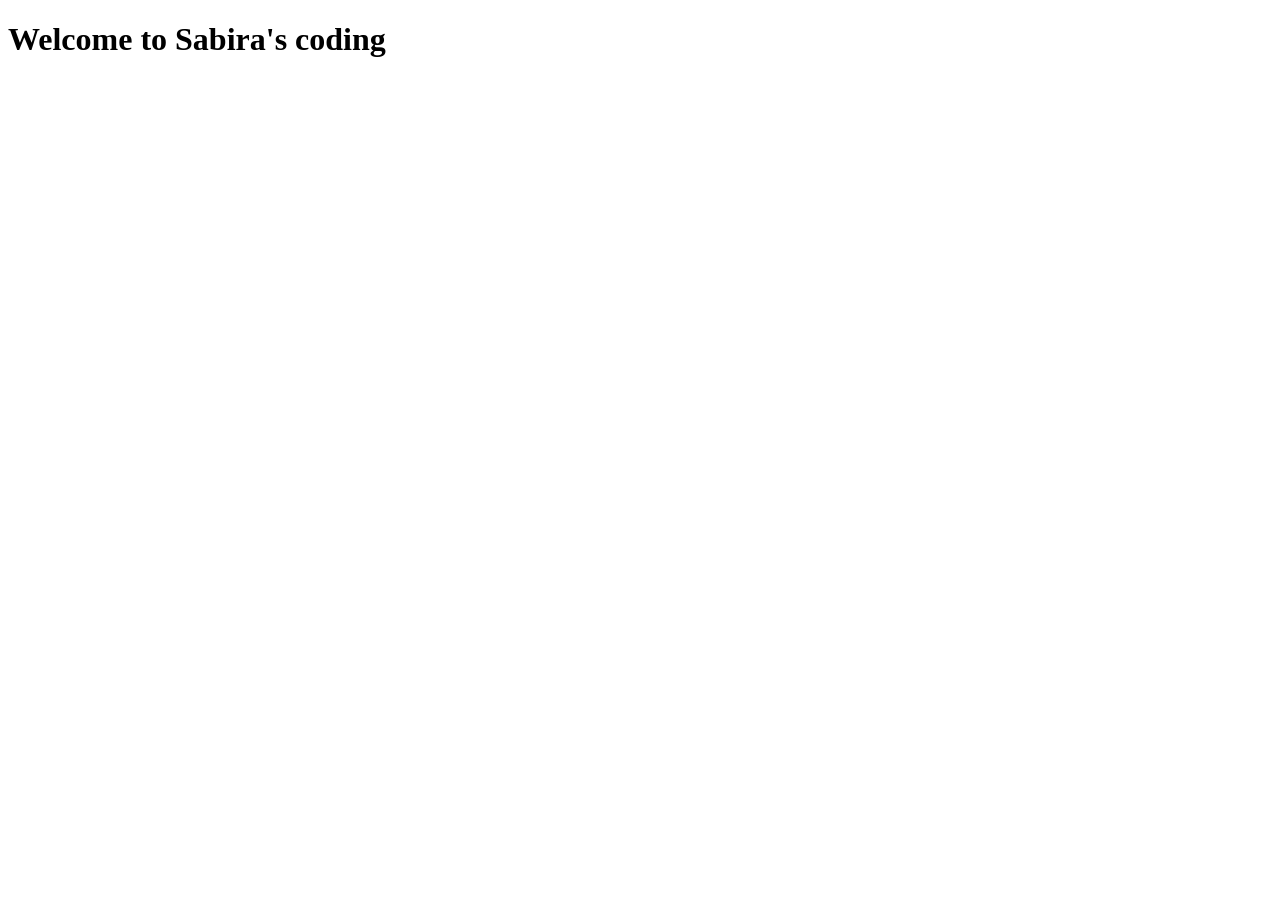
<file: Day2/index.html>
<!DOCTYPE html>
<html lang="en">

<head>
    <meta charset="UTF-8">
    <meta name="viewport" content="width=device-width, initial-scale=1.0">
    <title>Sabira</title>
</head>

<body>
    <h1>Welcome to Sabira's coding
    </h1>
</body>
<script src="script.js"></script>

</html>
</file>
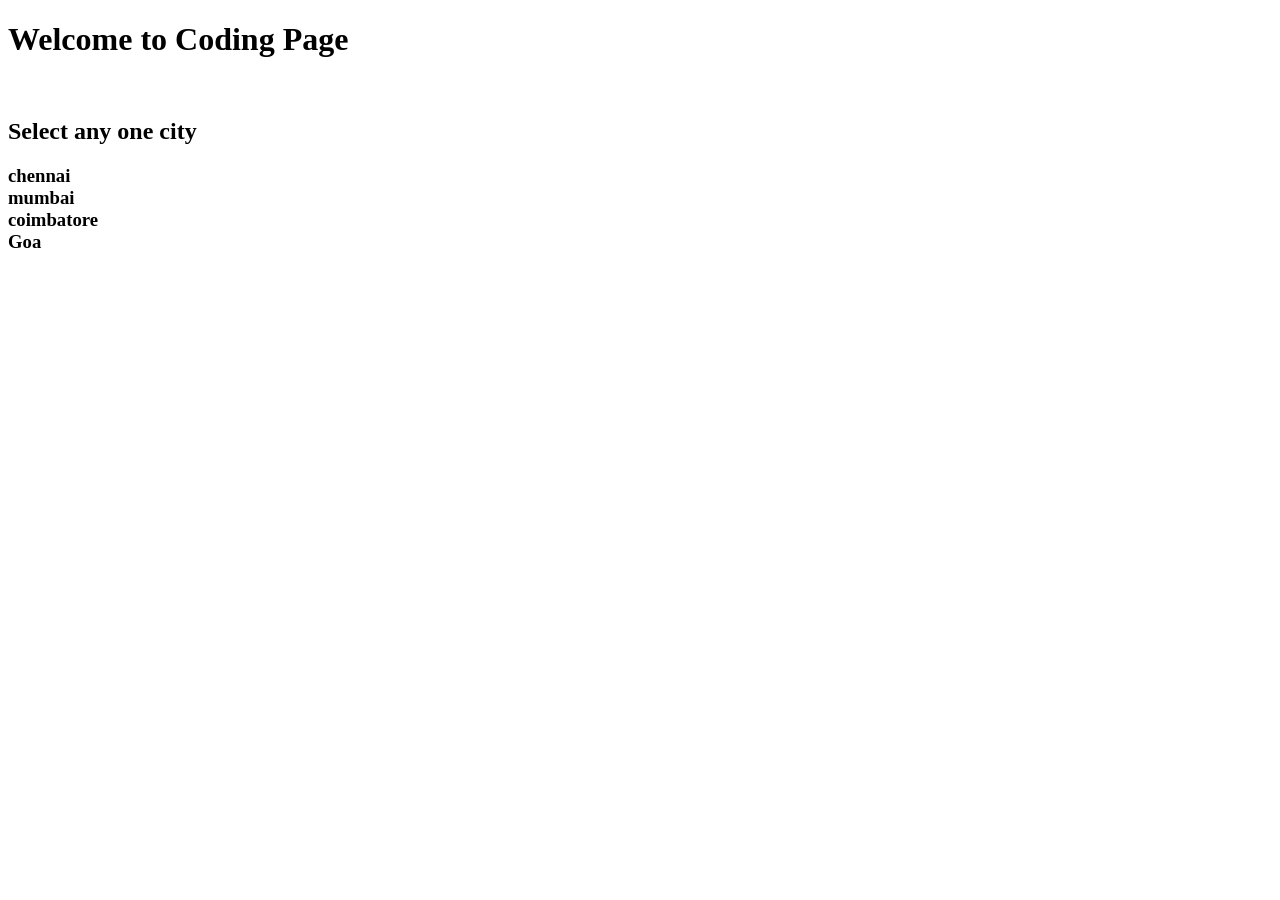
<file: Day3/index.html>
<!DOCTYPE html>
<html lang="en">

<head>
    <meta charset="UTF-8">
    <meta name="viewport" content="width=device-width, initial-scale=1.0">
    <title>Sabira</title>
</head>

<body>
    <h1>Welcome to Coding Page</h1><br />
    <h2>Select any one city</h2>
    <h3>
        <list>chennai</list><br>
        <list>mumbai</list><br>
        <list>coimbatore</list><br>
        <list>Goa</list><br></h3>

</body>
<script src="script.js"></script>

</html>
</file>
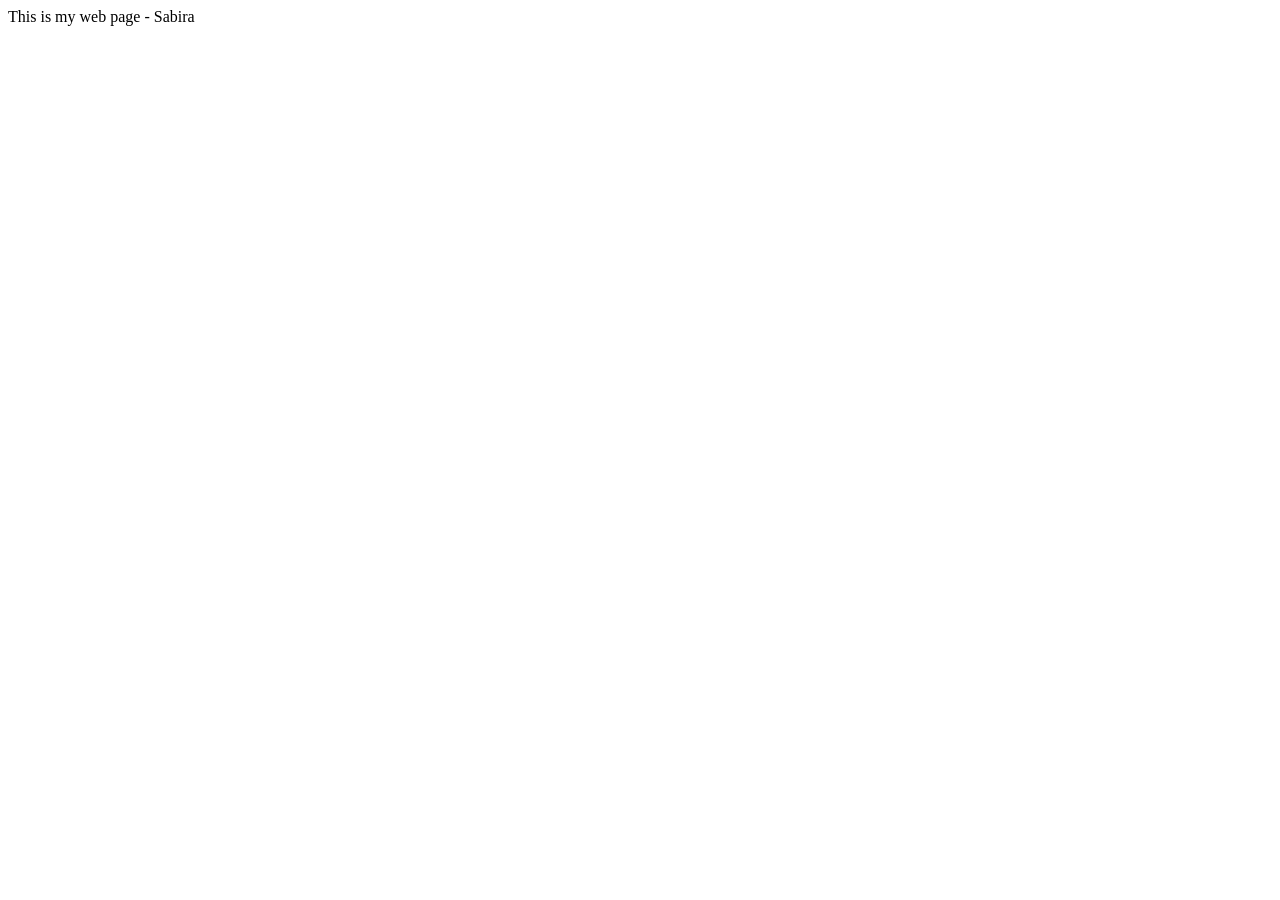
<file: Day4/index.html>
<!DOCTYPE html>
<html lang="en">

<head>
    <meta charset="UTF-8">
    <meta name="viewport" content="width=device-width, initial-scale=1.0">
    <title>Document</title>
</head>

<body>
    This is my web page - Sabira
</body>
<script src="script.js"></script>
</html>
</file>
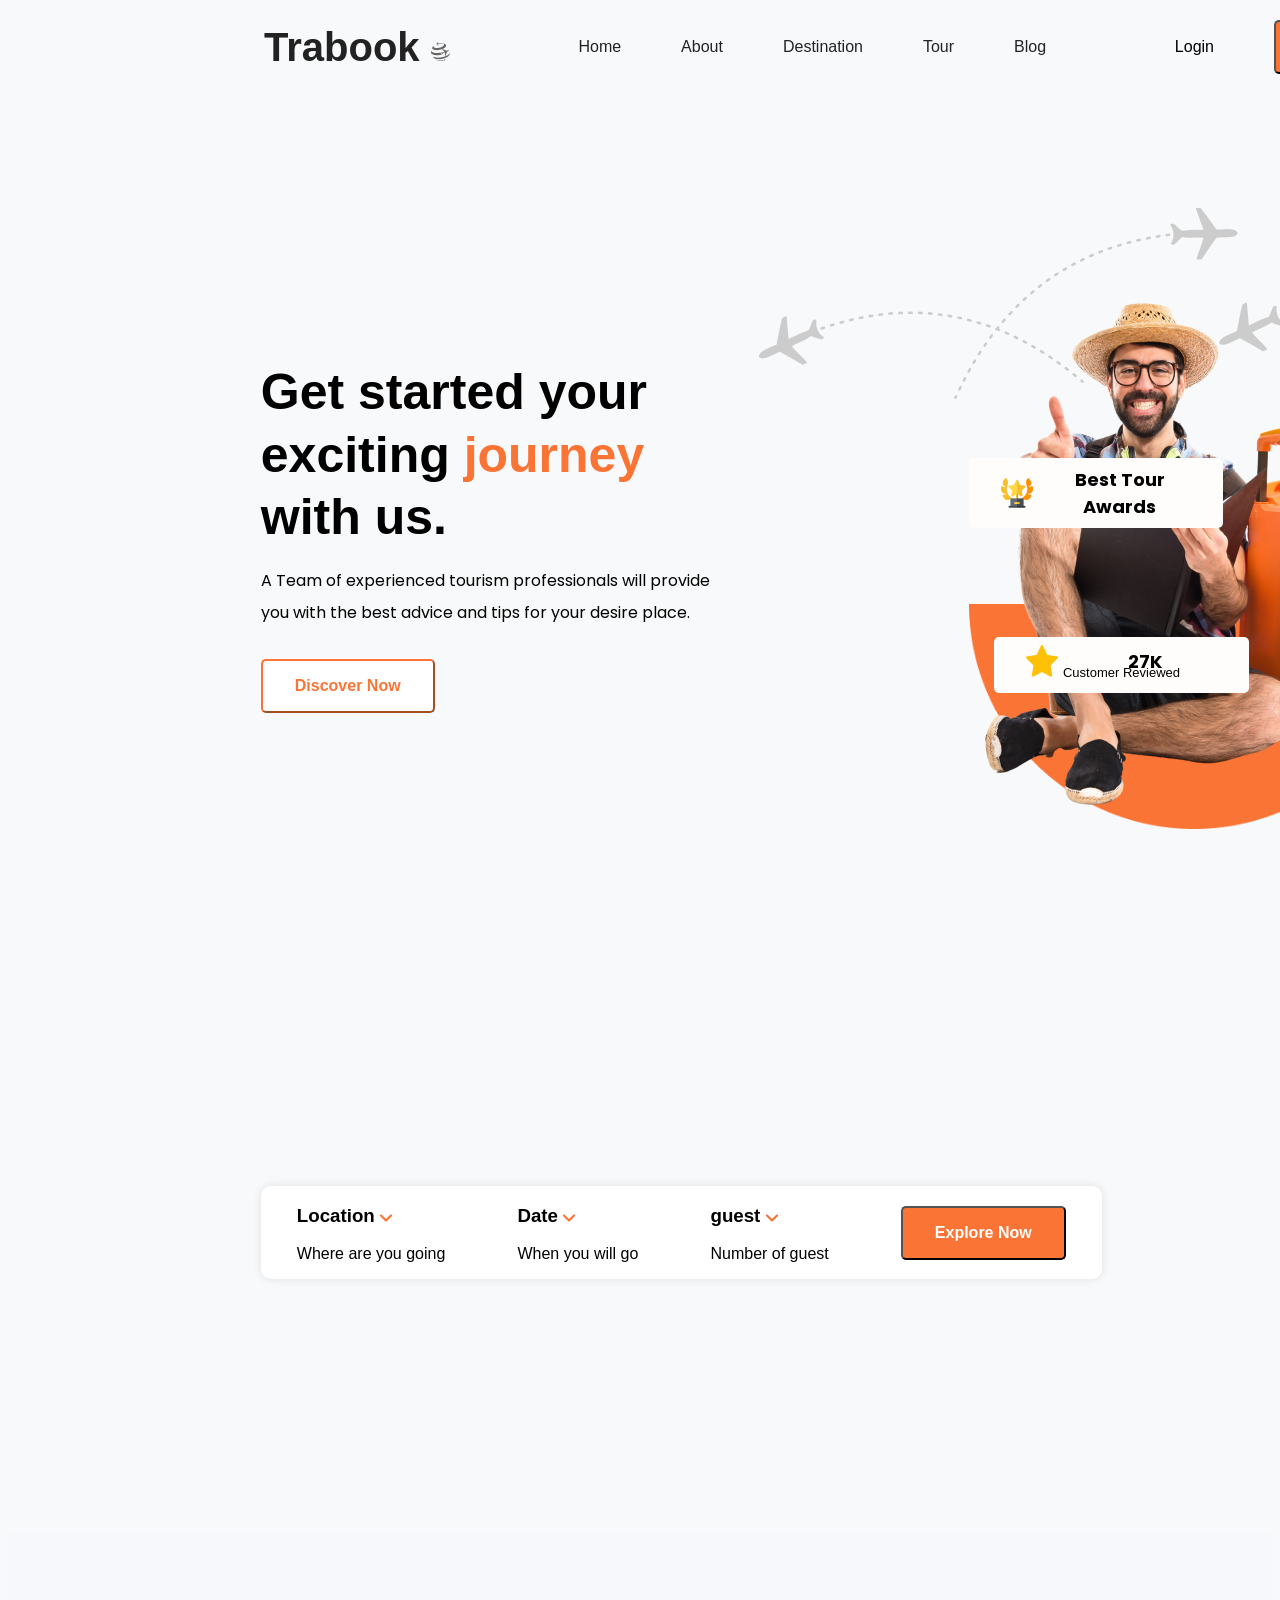
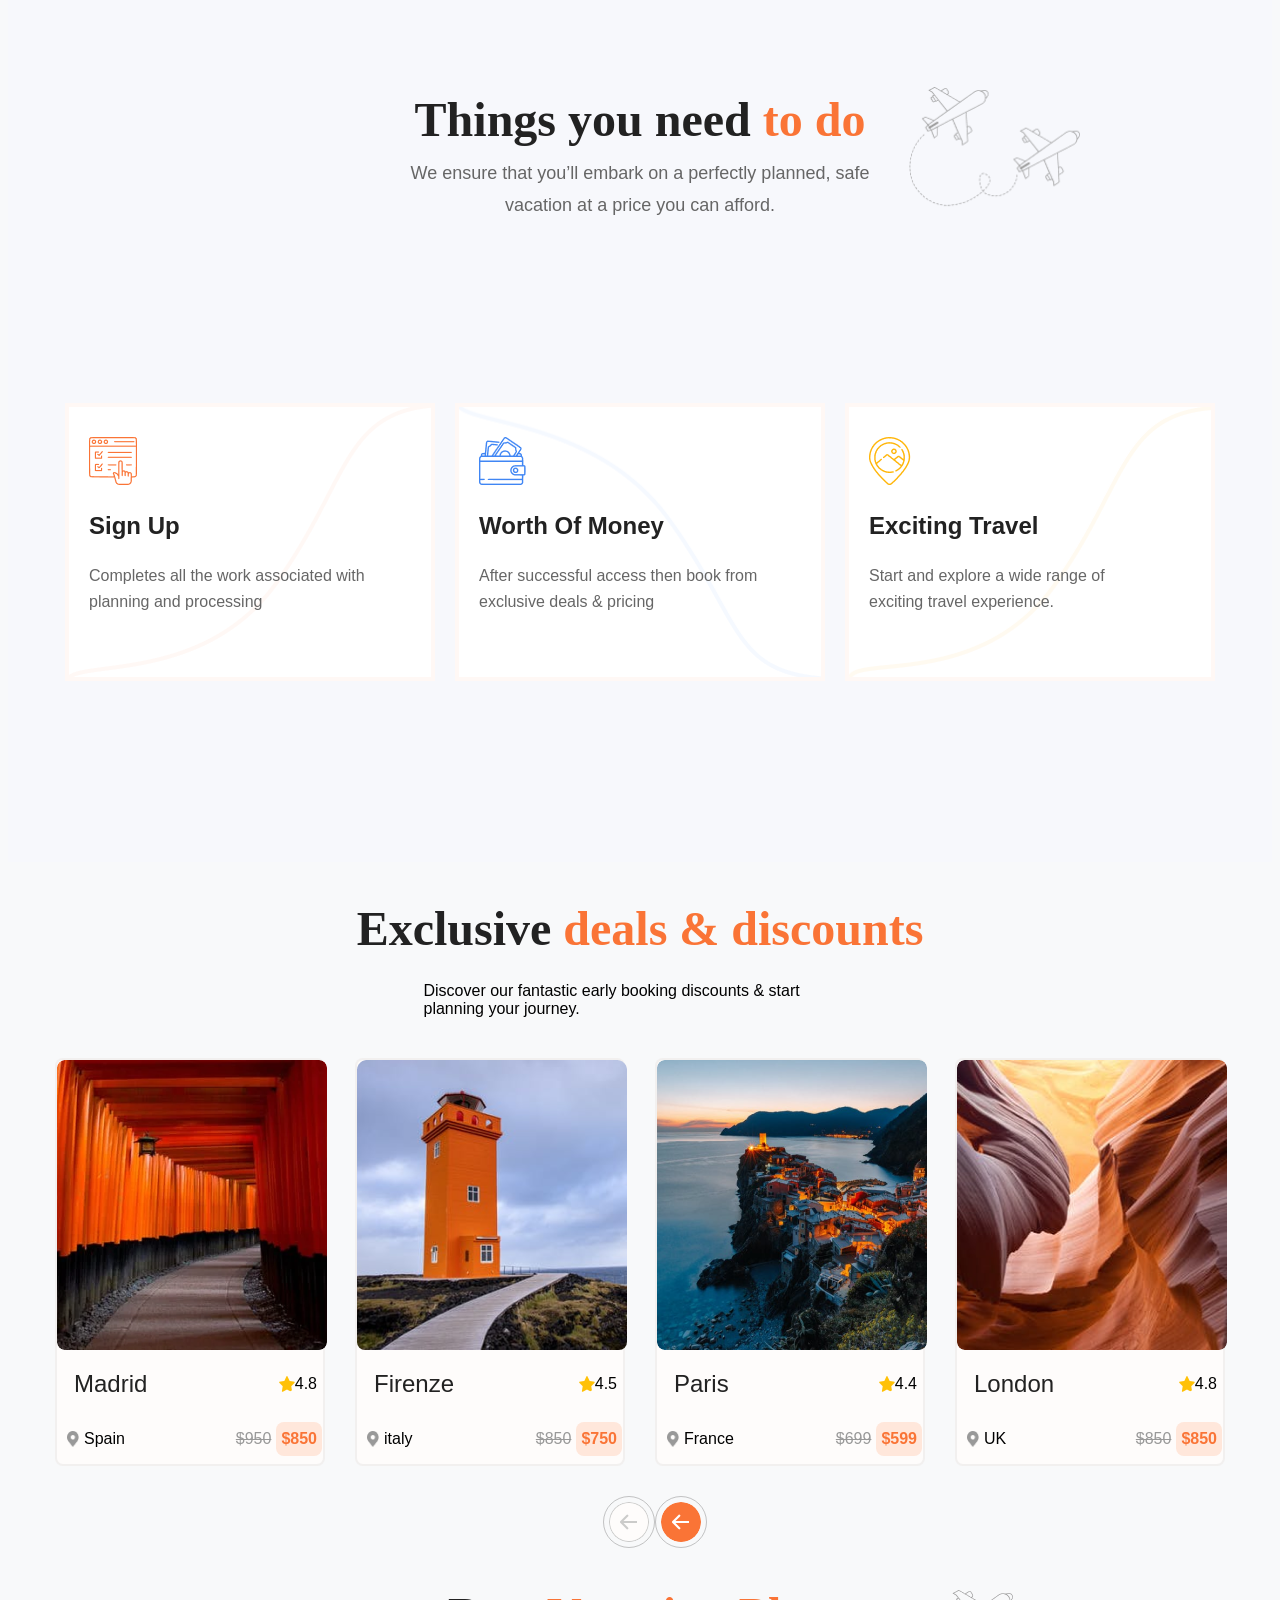
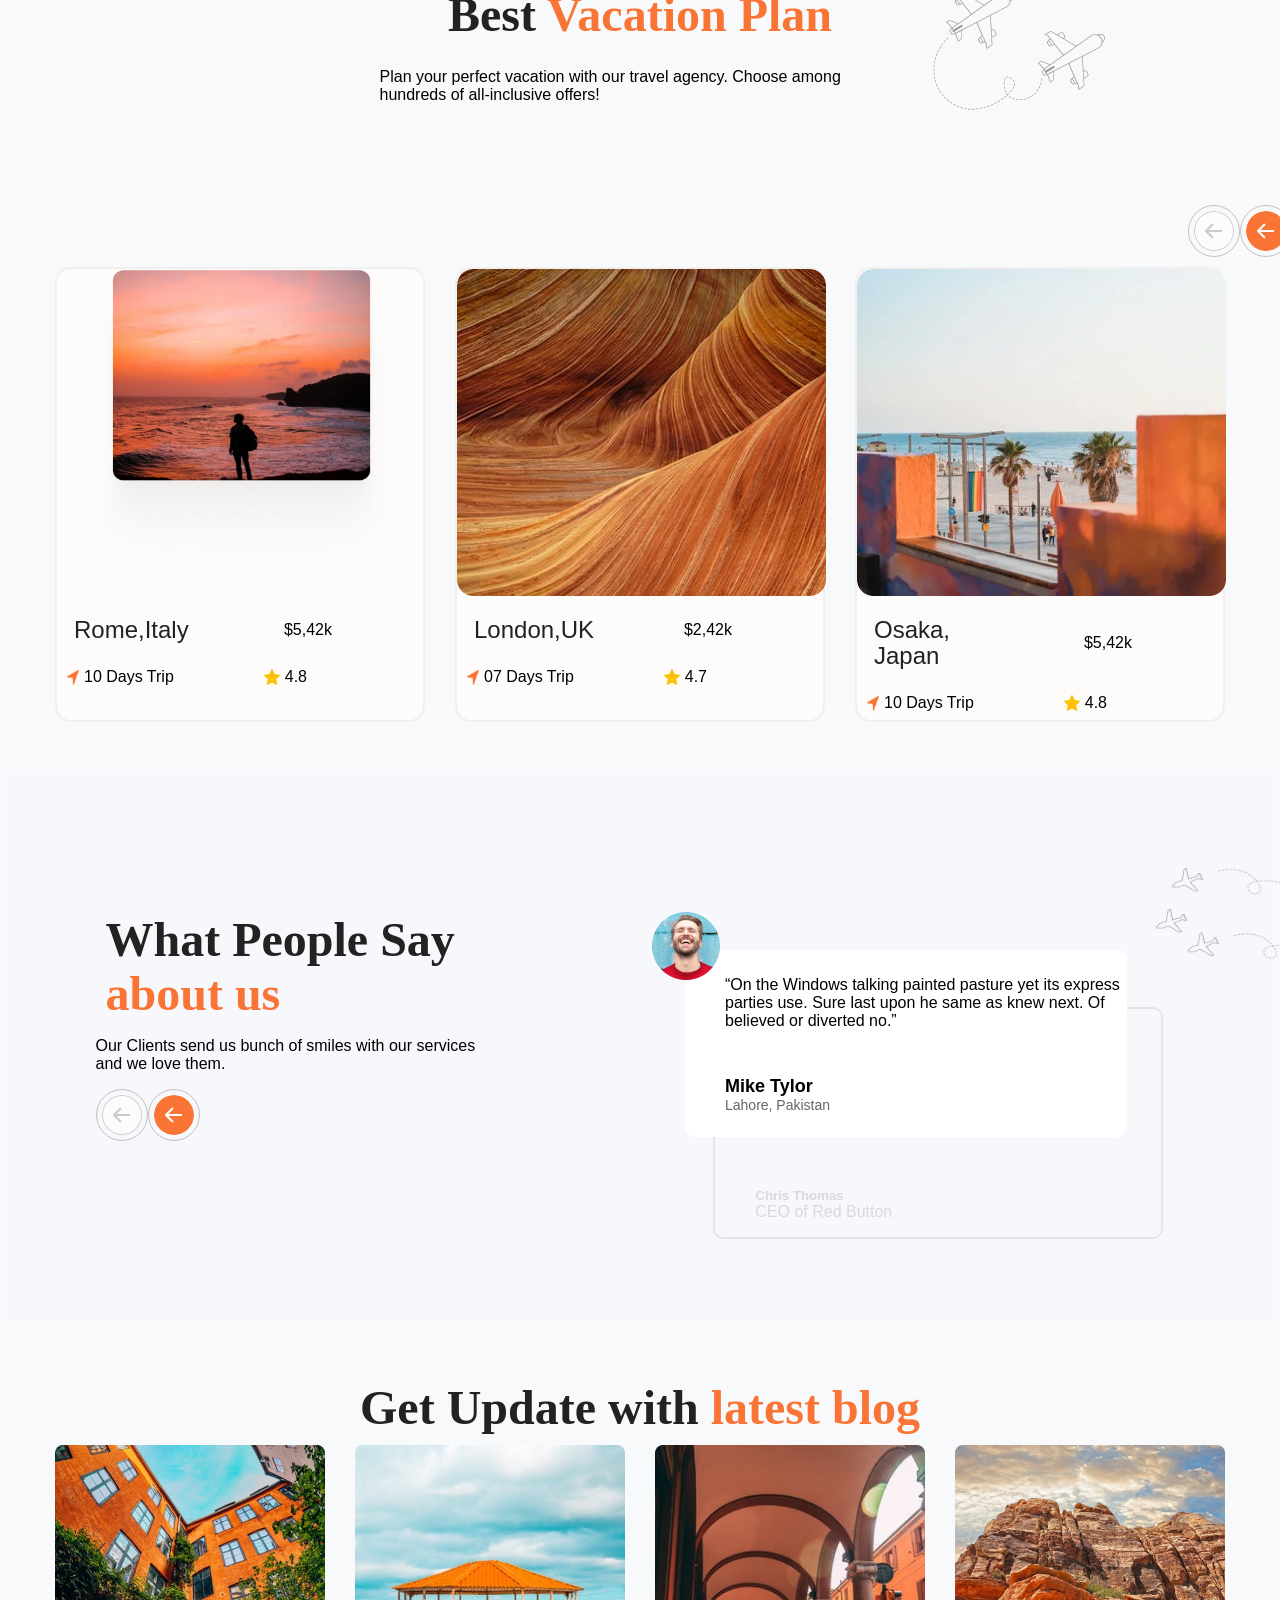
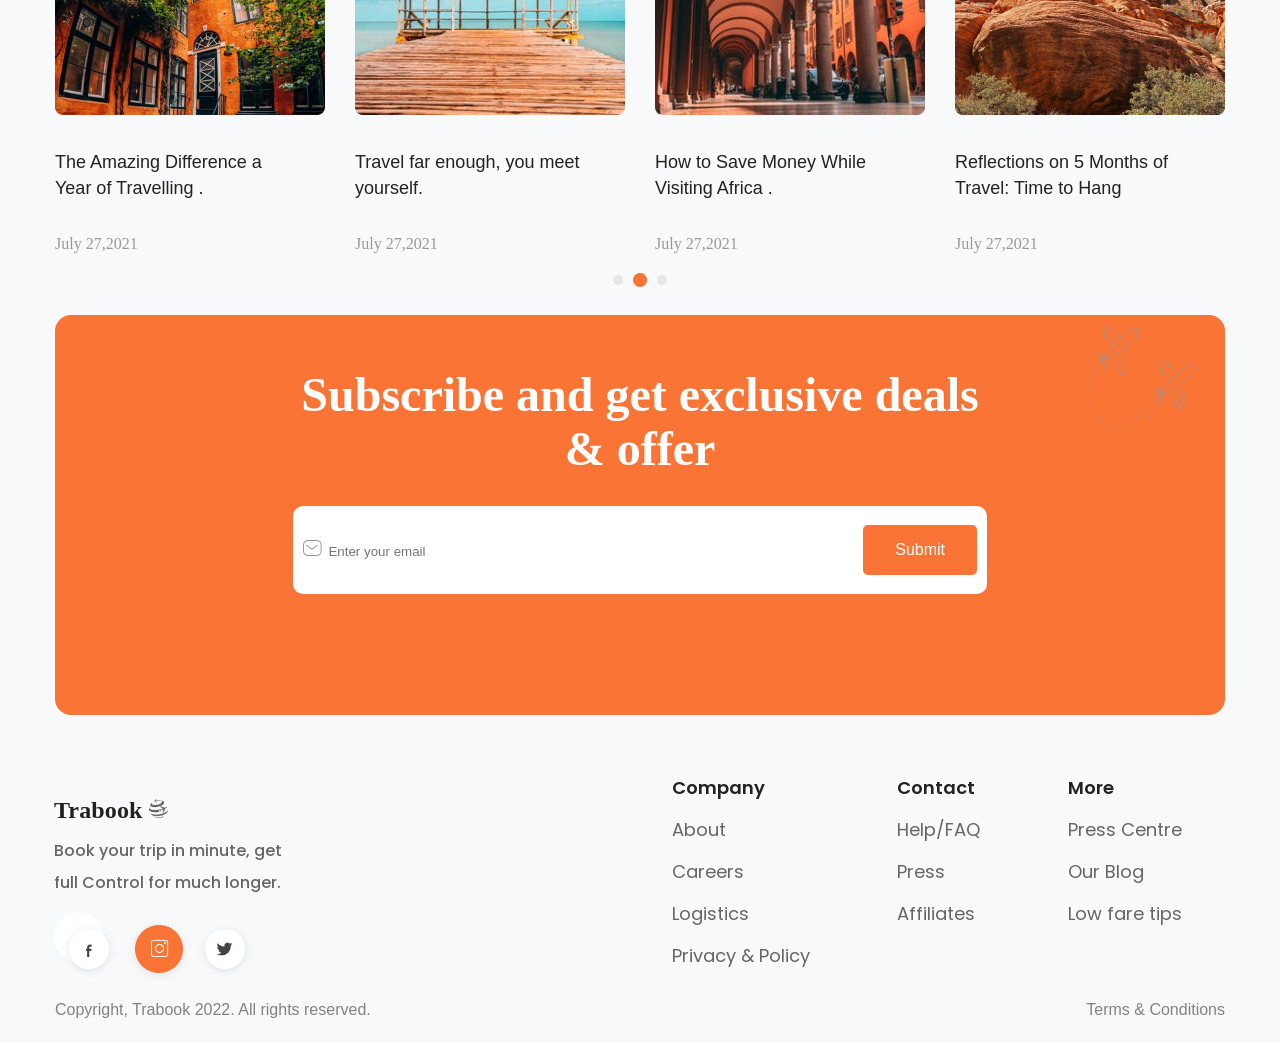
<file: LandingPage-1/index.html>
<!DOCTYPE html>
<html lang="en">

<head>
    <meta charset="UTF-8">
    <meta name="viewport" content="width=device-width, initial-scale=1.0">
    <title>Landing Page</title>
    <link rel="stylesheet" href="style.css">
    <link rel="preconnect" href="https://fonts.googleapis.com">
    <link rel="preconnect" href="https://fonts.gstatic.com" crossorigin>
    <link href="https://fonts.googleapis.com/css2?family=Poppins:wght@400;700&display=swap" rel="stylesheet">
    <link href="https://fonts.googleapis.com/css2?family=Raleway:wght@100..900&display=swap" rel="stylesheet">
</head>

<body>
    <header>
        <div class="wrapper">
            <nav>
                <div class="logo">Trabook <img src="Assets/logo.png" alt="logo image"></div>
                <ul>
                    <li><a href="#">Home</a></li>
                    <li><a href="#">About</a></li>
                    <li><a href="#">Destination</a></li>
                    <li><a href="#">Tour</a></li>
                    <li><a href="#">Blog</a></li>
                </ul>
                <div>
                    <ul>
                        <li>
                            <a href="#" class="login"></a>Login</li>
                        <li><button href="#" class="btn">SignUp</button></li>
                    </ul>

                </div>
            </nav>
    </header>

    <div class="hero">
        <div class="left">
            <h1>Get started your exciting <span>journey</span> with us.</h1>
            <p>A Team of experienced tourism professionals will provide you with the best advice and tips for your desire place.</p>
            <button class="btn">Discover Now</button>
        </div>
        <div class="right">
            <div class="aero"><img src="Assets/Vector.png"></div>
            <div class="heroimage"><img src="Assets/tourist.png" alt="hero image"></div>
        </div>
        <div class="cards">
            <div class="card1 trophy">
                <div class="content">
                    <div><img src="Assets/trophy.png" alt="trophy icon">
                        <h3>Best Tour Awards</h3>
                    </div>

                </div>
                <div class="bg"></div>
            </div>
            <div class="card2">
                <div class="content">
                    <div><img src="Assets/map.png" alt="map">
                        <h3>Explore</h3><br>
                        <p>Every cornar of the world with us</p>
                    </div>

                </div>


                <div class="bg"></div>
            </div>
            <div class="card3">
                <div class="content">
                    <div class="card03">
                        <img src="Assets/star 1.png" alt="star icon">
                        <h3>27K</h3><br>

                    </div>
                    <p>Customer Reviewed</p>

                </div>
                <div class="bg"></div>
            </div>
        </div>
    </div>
    <div class="search">
        <div class="locate">

            <h3>Location <img src="Assets/Vector 4855.png"></h3>
            <p>Where are you going</p>
        </div>
        <div class="date">
            <h3>Date <img src="Assets/Vector 4855.png"></h3>
            <p>When you will go</p>
        </div>
        <div class="guest">
            <h3>guest <img src="Assets/Vector 4855.png"></h3>
            <p>Number of guest</p>
        </div>
        <button class="btn">Explore Now</button>
    </div>


    <!-- testimonial section-->
    <div class="thingstodo">
        <div class="testhead">
            <h3 class="h3_Head">Things you need<span> to do </span></h3>
            <p class="things-p"> We ensure that you’ll embark on a perfectly planned, safe vacation at a price you can afford. </p>
            <img src="Assets/Element.png" alt="aero">
        </div>
        <div class="image_containers">
            <div style="background-image: url(Assets/container1.png);"><img src="Assets/Group.png" alt="SignupIcon">
                <h4>Sign Up</h4>
                <p> Completes all the work associated with planning and processing</p>
            </div>
            <div style="background-image: url(Assets/conatiner2.png);"><img src="Assets/Group (1).png" alt="WorthOfMoney">
                <h4>Worth Of Money </h4>
                <p> After successful access then book from exclusive deals & pricing</p>
            </div>
            <div style="background-image: url(Assets/container3.png);"><img src="Assets/Group (2).png" alt="LocationIcon">
                <h4> Exciting Travel</h4>
                <p> Start and explore a wide range of exciting travel experience.</p>
            </div>
        </div>
    </div>
    <!--Deal-->

    <div class="Deals">
        <h3 class="h3_Head"> Exclusive <span> deals & discounts </span> </h3>
        <p class="subtitle_P" id="DealsSubtitle_P"> Discover our fantastic early booking discounts & start planning your journey.
        </p>
        <div class="gridSectionPlaces">
            <div> <img src="Assets/madrid.png" alt="ImageSectionImage">
                <div class="gridSectionContentTour">
                    <div class="line1">
                        <h3>Madrid</h3>
                        <div id="rating"> <img src="Assets/star 1.png" alt="Star">
                            <p>4.8</p>
                        </div>
                    </div>
                    <div class="line2">
                        <div><img src="Assets/pin.png" alt="LocoVector">
                            <p>Spain</p>
                        </div>
                        <div id="priceValues">
                            <p class="cancelledvalue">$950</p>
                            <p class="ActualValue">$850</p>
                        </div>
                    </div>
                </div>
            </div>
            <div> <img src="Assets/firenze.png" alt="ImageSectionImage">
                <div class="gridSectionContentTour">
                    <div class="line1">
                        <h3>Firenze</h3>
                        <div id="rating"> <img src="Assets/star 1.png" alt="Star">
                            <p>4.5</p>
                        </div>
                    </div>
                    <div class="line2">
                        <div> <img src="Assets/pin.png" alt="LocoVector">
                            <p>italy</p>
                        </div>
                        <div id="priceValues">
                            <p class="cancelledvalue">$850</p>
                            <p class="ActualValue">$750</p>
                        </div>

                    </div>
                </div>
            </div>
            <div> <img src="Assets/paris.png" alt="ImageSectionImage">
                <div class="gridSectionContentTour">
                    <div class="line1">
                        <h3>Paris</h3>
                        <div id="rating"> <img src="Assets/star 1.png" alt="Star">
                            <p>4.4</p>
                        </div>
                    </div>
                    <div class="line2">
                        <div> <img src="Assets/pin.png" alt="LocoVector">
                            <p>France</p>
                        </div>
                        <div id="priceValues">
                            <p class="cancelledvalue">$699</p>
                            <p class="ActualValue">$599</p>
                        </div>
                    </div>
                </div>
            </div>
            <div> <img src="Assets/london.png" alt="ImageSectionImage">
                <div class="gridSectionContentTour">
                    <div class="line1">
                        <h3>London</h3>
                        <div id="rating"> <img src="Assets/star 1.png" alt="Star">
                            <p>4.8</p>
                        </div>
                    </div>
                    <div class="line2">
                        <div> <img src="Assets/pin.png" alt="LocoVector">
                            <p>UK</p>
                        </div>
                        <div id="priceValues">
                            <p class="cancelledvalue">$850</p>
                            <p class="ActualValue">$850</p>
                        </div>

                    </div>
                </div>
            </div>
        </div>
        <div class="arrowSection" id="FirstArrow">
            <img src="Assets/Btn-1.png" alt="Left Facing Arrow" id="leftArrow">
            <img src="Assets/Btn-2.png" alt="Right Facing Arrow" id="RightArrow">
        </div>
    </div>
    <!--plan-->
    <div class="plan">
        <div class="ActualContent_Things">
            <h3 class="h3_Head">Best <span>Vacation Plan </span> </h3>
            <p class="subtitle_P" id="subtitle_PPlan"> Plan your perfect vacation with our travel agency. Choose among hundreds of all-inclusive offers!</p>
        </div>
        <div class="ImageRight"> <img src="Assets/Tree.png" alt="Coconut"></div>
        <div class="arrowSection" id="SecondArrow">
            <img src="Assets/Btn-1.png" alt="Left Facing Arrow" id="leftArrow">
            <img src="Assets/Btn-2.png" alt="Right Facing Arrow" id="RightArrow">
        </div>
        <div class="gridSectionPlans">
            <div> <img src="Assets/Rome.png" alt="ImageSectionImage" id="vacationplaces">
                <div class="gridSectionContentTour">
                    <div class="line1">
                        <h3>Rome,Italy</h3>
                        <p>$5,42k</p>
                    </div>
                    <div class="line2">
                        <div><img src="Assets/Navigation.png" alt="NavVector">
                            <p>10 Days Trip</p>
                        </div>
                        <div id="rating"><img src="Assets/star 1.png">
                            <p>4.8</p>
                        </div>
                    </div>
                </div>
            </div>
            <div> <img src="Assets/uk.png" alt="ImageSectionImage" id="vacationplaces">
                <div class="gridSectionContentTour">
                    <div class="line1">
                        <h3>London,UK</h3>
                        <p>$2,42k</p>
                    </div>
                    <div class="line2">
                        <div><img src="Assets/Navigation.png" alt="NavVector">
                            <p>07 Days Trip</p>
                        </div>
                        <div id="rating"><img src="Assets/star 1.png">
                            <p>4.7</p>
                        </div>
                    </div>
                </div>
            </div>
            <div> <img src="Assets/Japan.png" alt="ImageSectionImage" id="vacationplaces">
                <div class="gridSectionContentTour">
                    <div class="line1">
                        <h3>Osaka, Japan</h3>
                        <p>$5,42k</p>
                    </div>
                    <div class="line2">
                        <div><img src="Assets/Navigation.png" alt="NavVector">
                            <p>10 Days Trip</p>
                        </div>
                        <div id="rating"><img src="Assets/star 1.png">
                            <p>4.8</p>
                        </div>
                    </div>
                </div>
            </div>
        </div>
    </div>
    <!-- Feedback-->
    <div class="feedback">
        <img src="Assets/flights.png" alt="FlightBG" id="flightBG">
        <div class="feedbackContent">
            <div class="feedbackContentLeft">
                <h3 class="h3_Head" id="h3_Head_What"> What People Say <span>about us</span></h3>
                <p>Our Clients send us bunch of smiles with our services and we love them.</p>
                <div class="arrowSection" id="ThirdArrow">
                    <img src="Assets/Btn-1.png" alt="Left Facing Arrow" id="leftArrow">
                    <img src="Assets/Btn-2.png" alt="Right Facing Arrow" id="RightArrow">
                </div>
            </div>
            <div class="feedbackContentRight">
                <div class="Feedback1">
                    <img src="Assets/Smiling_man.png" alt="MikeTylorPhoto" class="personPhoto">
                    <div class="Feedback1_1">
                        <div class="Feedback_data">
                            <p id="FeedbackData"> “On the Windows talking painted pasture yet its express parties use. Sure last upon he same as knew next. Of believed or diverted no.”</p>
                            <div id="ClientAddress">
                                <h5>Mike Tylor</h5>
                                <p id="MikeHome">Lahore, Pakistan</p>
                            </div>
                        </div>
                    </div>
                </div>
                <div class="Feedback2">
                    <div class="Feedback1_1">
                        <h5>Chris Thomas</h5>
                        <p id="MikeHome">CEO of Red Button</p>
                    </div>
                </div>
            </div>
        </div>

    </div>
    <!--Blog-->
    <div class="blog">
        <h3 class="h3_Head">Get Update with <span> latest blog </span> </h3>
        <div class="blogImageGrid">
            <div> <img src="Assets/blog1.png" alt="Grid Image" id="blogImageGridImg">
                <h5 id="blogGridDetailsH5"> The Amazing Difference a Year of Travelling .</h5>
                <p id="blogGridDetailsP">July 27,2021</p>
            </div>
            <div> <img src="Assets/blog2.png" alt="Grid Image" id="blogImageGridImg">
                <h5 id="blogGridDetailsH5"> Travel far enough, you meet yourself.</h5>
                <p id="blogGridDetailsP">July 27,2021</p>
            </div>
            <div> <img src="Assets/blog3.png" alt="Grid Image" id="blogImageGridImg">
                <h5 id="blogGridDetailsH5"> How to Save Money While Visiting Africa .</h5>
                <p id="blogGridDetailsP">July 27,2021</p>
            </div>
            <div> <img src="Assets/blog.png" alt="Grid Image" id="blogImageGridImg">
                <h5 id="blogGridDetailsH5"> Reflections on 5 Months of Travel: Time to Hang</h5>
                <p id="blogGridDetailsP">July 27,2021</p>
            </div>
        </div>
        <div class="SmallEllipse">
            <img src="Assets/Slider.png" alt="smallEllipse" id="SmallEllipse">
        </div>
    </div>
    <div class="subscription">
        <img src="Assets/Tree.png" alt="coconut" id="SubsCoconut">
        <h3 class="h3_Head" id="subscriptionH3">Subscribe and get exclusive deals & offer </h3>
        <form class="Email" action="">
            <div><img src="Assets/email.png" alt="emaillogo">
                <input type="email" placeholder="Enter your email">
            </div>
            <div>
                <input type="submit" placeholder="Subscribe" class="btn Formbtn">
            </div>

        </form>
    </div>
    <!--Footer-->
    <div class="Footer">
        <div class="Part1">
            <div class="Section1">
                <div id="Section1Logo">
                    <div>Trabook <img src="Assets/logo.png" alt="Logo"></div>
                </div>
                <div>Book your trip in minute, get full Control for much longer.</div>
                <div id="SMLogos">
                    <div class="SocialMediaLogo"> <img src="Assets/Social .png" alt="fb"></div>

                </div>
            </div>
            <div class="Section2">
                <div>
                    <div class="Heading">Company</div>
                    <div class="List">
                        <p><a href="#">About</a></p>
                        <p><a href="#">Careers</a></p>
                        <p><a href="#">Logistics</a></p>
                        <p><a href="#">Privacy & Policy </a></p>
                    </div>
                </div>
                <div>
                    <div class="Heading">Contact </div>
                    <div class="List">
                        <p><a href="#">Help/FAQ</a></p>
                        <p><a href="#">Press</a></p>
                        <p><a href="#">Affiliates</a></p>
                    </div>
                </div>
                <div>
                    <div class="Heading">More</div>
                    <div class="List">
                        <p><a href="#">Press Centre</a></p>
                        <p><a href="#">Our Blog</a></p>
                        <p><a href="#">Low fare tips</a></p>
                    </div>
                </div>
            </div>
        </div>
        <div class="Part2">

            <div>
                <p> Copyright, Trabook 2022. All rights reserved. </p>
                <p> Terms & Conditions </p>
            </div>
        </div>
    </div>
</body>

</html>
</file>
<file: LandingPage-1/style.css>
:root {
    --orange-color: #FA7436;
    --dark-color: #222222;
    --light--grey: #666666;
    --light-: #F7F8FC;
}

::before,
::after {
    box-sizing: border-box;
}

body {
    font-family: 'Roboto', sans-serif;
    background-color: #f8f9fa;
}

header {
    /* height: 100vh; */
    width: 100%;
    justify-content: space-between;
}

.btn {
    padding: 16px 32px;
    border-radius: 5px;
    color: #fff;
    display: inline-block;
    font-weight: bold;
    font-size: 16px;
    text-decoration: none;
    position: relative;
    background: var(--orange-color);
}

nav {
    margin-left: 20%;
    display: flex;
    justify-content: space-between;
    justify-items: right;
    align-items: center;
    position: fixed;
    width: 1134px;
    top: 0;
    padding: 20px 0;
    z-index: 1;
}

nav .logo {
    font-family: "Volkhov", sans-serif;
    font-weight: 900;
    font-size: 40px;
    color: var(--dark-color);
}

nav ul {
    display: flex;
    align-items: center;
    gap: 60px;
    list-style: none;
    margin: 0;
}

nav ul a {
    font-family: "poppin", sans-serif;
    font-weight: regular;
    font-size: 16px;
    color: var(--dark-color);
    text-decoration: none;
}

.login {
    color: var(--orange-color);
    color: #FA7436;
}

.hero {
    display: flex;
    /* height: 100vh; */
    width: 100%;
    align-items: center;
    justify-content: space-between;
    padding-top: 200px;
    position: relative;
    margin-left: 20%;
}

.hero .left {
    width: 521px;
    height: 486px;
}

.hero .left h1 {
    font-family: "Volkhov", sans-serif;
    font-weight: bold;
    font-size: 50px;
    line-height: 125%;
    margin-bottom: 0;
}

.hero .left h1 span {
    color: var(--orange-color);
}

.hero .left .btn {
    background-color: #fff;
    color: var(--orange-color);
    border-color: #FA7436;
}

.hero .left p {
    font-family: "Poppins", sans-serif;
    font-weight: regular;
    font-size: 16px;
    line-height: 200%;
    width: 458px;
    margin-bottom: 30px;
}

.hero-container {
    display: flex;
}

.right img {
    background-position: bottom;
    background-image: url("Assets/Ellipse\ 4.png");
    background-repeat: no-repeat;
    background-size: 100%;
    align-items: center;
    position: relative;
    left: 40px;
}

.right .aero img {
    background: transparent;
    display: block;
}

.right .heroimage img {
    display: relative;
    left: 250px;
    top: -100px
}

.cards {
    position: relative;
}

.cards .content {
    border-radius: 5px;
    background: #fffcfc;
    padding: 8px 32px;
    position: relative;
    z-index: 1;
}

.cards.content div {
    display: flex;
    align-items: center;
    gap: 12px;
}

.card1.trophy .content div {
    display: flex;
    align-items: center;
}

.card1.trophy .content div h3 {
    display: flex;
    align-items: center;
}

.card1.trophy .content {
    left: -210%;
    top: 0px;
}

.card3 .content {
    left: -200%;
    top: 10px;
}

.card3 .content div {
    align-items: center;
    display: flex;
    gap: 12px;
}

.card2 .content {
    left: -50%;
    top: 10px;
}

.card2 .content div {
    align-items: center;
    display: flex;
    gap: 12px;
}

.cards h3 {
    font-family: "poppins", sans-serif;
    font-size: 18px;
    margin: 0;
    text-align: center;
    width: 100%;
}

.cards img {
    height: 32px;
    margin-right: 15px;
}

.cards p {
    font-weight: normal;
    font-size: 13px;
    margin-top: -12px;
    margin-bottom: 5px;
    text-align: center;
}

.cards .bg {
    position: absolute;
    height: 100%;
    width: 100%;
    top: 6px;
    left: 6px;
    border-radius: 5px;
}

.cards .content h3 p {
    display: contents;
}

.search {
    display: flex;
    justify-content: space-around;
    align-items: center;
    background-color: #fff;
    /* padding: 20px; */
    border-radius: 10px;
    left: 100px;
    box-shadow: 0 0 10px rgba(0, 0, 0, 0.1);
    align-content: center;
    width: 841px;
    margin: 20%;
}

section {
    display: flex;
    justify-content: center;
    margin: auto;
    margin-top: 10px;
    height: 100vh;
    width: 100%;
    justify-content: space-between;
}

.thingstodo {
    background-color: var(--light-);
    display: flex;
    flex-direction: column;
    align-items: center;
    padding-bottom: 30px;
    margin-bottom: 30px;
    margin: auto;
    height: 100vh;
    width: 100%;
    justify-content: space-between;
}

.testhead {
    display: flex;
    justify-content: center;
    flex-direction: column;
    align-items: center;
    margin: auto;
}

.h3_Head {
    font-family: 'Volkhov';
    font-weight: 700;
    font-size: 48px;
    line-height: 54px;
    color: #222222;
    margin: 10px;
}

.h3_Head span {
    font-family: 'Volkhov';
    font-weight: 700;
    font-size: 48px;
    line-height: 54px;
    color: var(--orange-color);
    margin: 0px;
}

.things-p {
    width: 482px;
    font-weight: 400;
    font-size: 18px;
    line-height: 32px;
    text-align: center;
    color: #666666;
    margin: 0px;
}

.testhead img {
    position: absolute;
    width: 179px;
    height: 130px;
    margin-left: 700px;
}

.image_containers {
    width: 1170px;
    display: flex;
    justify-content: space-around;
    margin: auto;
    margin-top: 30px;
    align-items: center;
}

.image_containers div {
    background-color: white;
    background-position: center;
    width: 370px;
    border: 4px solid #FFF8F5;
    padding-left: 20px;
    padding-top: 30px;
    background-repeat: no-repeat;
    box-sizing: border-box;
    height: 278px;
}

.image_containers>div>h4 {
    font-weight: 600;
    font-size: 24px;
    line-height: 34px;
    color: #222222;
    margin-top: 20px;
    margin-bottom: 20px;
}

.image_containers>div>p {
    width: 290px;
    font-weight: 400;
    font-size: 16px;
    line-height: 26px;
    color: #666666;
}

.Deals {
    display: flex;
    flex-direction: column;
    align-items: center;
    padding-top: 30px;
    padding-bottom: 30px;
    margin-bottom: 30px;
    margin: auto;
}

#DealsSubtitle_P {
    width: 433px;
}

.gridSectionPlaces {
    display: flex;
    justify-content: space-between;
    flex-direction: row;
    align-items: center;
    margin: auto;
    margin-top: 24px;
    margin-bottom: 30px;
    width: 1170px;
    box-sizing: border-box;
}

.gridSectionPlaces>div {
    box-sizing: border-box;
    width: 270px;
    background: #FEFCFB;
    border-radius: 8px;
    border: 2px solid rgba(102, 102, 102, 0.08);
}

.gridSectionPlaces>div:hover {
    box-shadow: rgba(0, 0, 0, 0.25) 0px 54px 55px, rgba(0, 0, 0, 0.12) 0px -12px 30px, rgba(0, 0, 0, 0.12) 0px 4px 6px, rgba(0, 0, 0, 0.17) 0px 12px 13px, rgba(0, 0, 0, 0.09) 0px -3px 5px;
}

.gridSectionPlaces img {
    width: 270px;
    height: 290px;
    border-radius: 8px;
}

.line1 {
    display: flex;
    justify-content: space-between;
    align-items: center;
    width: 270px;
    padding: 5px;
}

.line1 h3 {
    /* Madrid */
    width: 86px;
    font-weight: 500;
    font-size: 24px;
    line-height: 26px;
    /* identical to box height, or 108% */
    /* Primary B */
    color: #222222;
    margin: 12px;
}

#rating {
    display: flex;
    align-items: center;
    padding-right: 15px;
    justify-content: flex-end;
}

#rating img {
    width: 16px;
    height: 16px;
    padding-left: 5px;
}

#rating p {
    margin-top: 8px;
    margin-bottom: 8px;
}

.gridSectionContentTour {
    /* Bg */
    box-sizing: border-box;
    width: 270px;
}

.line2 {
    display: flex;
    align-items: center;
    justify-content: space-between;
    margin-left: 5px;
    margin-right: 5px;
}

.line2 div {
    display: flex;
    align-items: center;
}

.line2 div>p {
    margin-top: 8px;
    margin-bottom: 8px;
}

.line2 img {
    width: 12px;
    height: 16px;
    padding: 5px;
}

.priceValues {
    display: flex;
    align-items: center;
    justify-content: space-between;
}

.cancelledvalue {
    text-decoration: line-through;
    padding: 5px;
    font-weight: 500;
    font-size: 16px;
    line-height: 24px;
    /* identical to box height, or 150% */
    text-align: center;
    /* Color Off */
    color: #999999;
}

.ActualValue {
    background-color: #FFE7DB;
    border-radius: 8px;
    padding: 5px;
    font-weight: 600;
    font-size: 16px;
    line-height: 24px;
    /* identical to box height, or 150% */
    text-align: center;
    /* Primary O */
    color: #FA7436;
}

.arrowSection {
    width: 75px;
    display: flex;
    justify-content: space-between;
    align-items: center;
    box-sizing: border-box;
}

.arrowSection img:hover {
    background-color: #FD8D3A;
}

.arrowSection img {
    border-radius: 50%;
    border: 1px solid #99999994;
    padding: 5px;
}

#RightArrow {
    transform: scaleX(-1);
}

.plan {
    display: flex;
    flex-direction: column;
    justify-content: center;
    margin-top: 24px;
    margin: auto;
    align-items: center;
    margin-bottom: 50px;
}

.ActualContent_Things {
    display: flex;
    flex-direction: column;
    justify-content: center;
    align-items: center;
}

#subtitle_PPlan {
    width: 521px;
}

.ImageRight {
    position: relative;
    left: 375px;
    bottom: 130px;
}

#SecondArrow {
    position: relative;
    margin-top: -50px;
    margin-right: -1170px;
    margin-bottom: 10px
}

.gridSectionPlans {
    width: 1170px;
    display: flex;
    justify-content: space-between;
    margin: auto;
}

.gridSectionPlans>div {
    box-sizing: border-box;
    width: 370px;
    background: #FEFCFB;
    border-radius: 8px;
    border: 2px solid rgba(102, 102, 102, 0.08);
    border-radius: 16px;
}

.gridSectionPlans>div:hover {
    box-shadow: rgba(0, 0, 0, 0.25) 0px 54px 55px, rgba(0, 0, 0, 0.12) 0px -12px 30px, rgba(0, 0, 0, 0.12) 0px 4px 6px, rgba(0, 0, 0, 0.17) 0px 12px 13px, rgba(0, 0, 0, 0.09) 0px -3px 5px;
}

#vacationplaces {
    width: 369px;
    height: 327px;
    border-radius: 16px;
}

.feedback {
    display: grid;
    align-items: center;
    justify-items: center;
    background-color: #F7F8FC;
    margin-bottom: 50px;
    grid-template-columns: 100%;
    grid-template-rows: 100%;
}

#flightBG {
    grid-area: 1/1/1/1;
    width: 168px;
    height: 158px;
    position: relative;
    top: -100px;
    left: 600px;
}

.feedbackContent {
    grid-area: 1/1/1/1;
    width: 1103px;
    display: flex;
    align-items: center;
    justify-content: center;
    margin-top: 100px;
    margin-bottom: 150px;
}

.feedbackContentLeft {
    width: 400px;
    padding-right: 50px;
}

#h3_Head_What {
    width: 395px;
}

.feedbackContentRight {
    width: 589px;
    display: grid;
    grid-template-columns: 100%;
    grid-template-rows: 100;
    padding-left: 50px;
}

.Feedback1 {
    grid-area: 1/1/1/1;
    z-index: 2;
    width: 541px;
    height: 279px;
    border-radius: 30px;
    opacity: 100%;
    padding: 10px;
    padding-left: 40px;
    display: flex;
    flex-direction: column;
    align-items: center;
}

.Feedback1 img {
    width: 68px;
    height: 68px;
    position: relative;
    left: -220px;
    top: 30px;
}

.Feedback1_1 {
    display: flex;
    flex-direction: column;
    justify-content: space-around;
    background-color: white;
    border-radius: 10px;
    padding-left: 40px;
}

.Feedback_data {
    display: flex;
    flex-direction: column;
    justify-content: space-around;
    margin: 10px 0px;
}

#FeedbackData {
    width: 402px;
}

#ClientAddress h5 {
    margin-bottom: 0px;
    font-size: 18px;
    font-weight: 400px;
}

#ClientAddress p {
    margin-top: 0px;
    font-size: 14px;
    font-weight: 400px;
    color: #666666;
}

.Feedback2 {
    grid-area: 1/1/1/1;
    z-index: 1;
    position: relative;
    left: 20%;
    top: 45%;
    opacity: 100%;
    border-radius: 10px;
    /* Bg */
    box-sizing: border-box;
    width: 450px;
    height: 232px;
    border-radius: 10px;
    border: 2px solid #666666;
    display: flex;
    justify-content: flex-end;
    flex-direction: column;
    opacity: 12%;
}

.Feedback2 h5 {
    margin-bottom: 0px;
    padding-left: 0px;
    margin-left: 0px;
}

.Feedback2 p {
    margin-top: 0px;
}

.blog {
    display: flex;
    flex-direction: column;
    align-items: center;
    justify-content: center;
    margin-bottom: 24px;
}

.blogImageGrid {
    display: flex;
    align-items: center;
    justify-content: space-between;
    width: 1170px;
}

.blogImageGrid div {
    width: 270px;
}

.blogImageGrid div:hover {
    #blogImageGridImg {
        box-shadow: rgba(0, 0, 0, 0.25) 0px 54px 55px, rgba(0, 0, 0, 0.12) 0px -12px 30px, rgba(0, 0, 0, 0.12) 0px 4px 6px, rgba(0, 0, 0, 0.17) 0px 12px 13px, rgba(0, 0, 0, 0.09) 0px -3px 5px;
    }
}

#blogImageGridImg {
    width: 270px;
    height: 270px;
}

#blogGridDetailsH5 {
    width: 244px;
    font-weight: 500;
    font-size: 18px;
    line-height: 26px;
    color: #222222;
}

#blogGridDetailsP {
    width: 98px;
    font-family: 'Inter';
    font-style: normal;
    font-weight: 400;
    font-size: 16px;
    line-height: 26px;
    color: #999999;
}

.subscription {
    width: 1170px;
    background-color: #FA7436;
    display: flex;
    flex-direction: column;
    align-items: center;
    border-radius: 16px;
    margin: auto;
    height: 400px;
    margin-bottom: 60px;
}

#SubsCoconut {
    width: 112px;
    height: 113px;
    position: relative;
    left: 500px;
    top: 10px;
}

#subscriptionH3 {
    color: white;
    /* Subscribe and get exclusive deals & offer */
    width: 708px;
    text-align: center;
    position: relative;
    top: -70px;
}

#SmallEllipse:hover {
    fill: #FA7436;
}

.Email {
    display: flex;
    align-items: center;
    justify-content: space-between;
    height: 68px;
    width: 674px;
    background: white;
    border-radius: 10px;
    padding: 10px;
    position: relative;
    top: -50px;
    z-index: 1;
}

input {
    border: none;
    color: #999999;
}

.Formbtn {
    font-weight: 400;
}

#whirl {
    /* Rectangle 154 */
    box-sizing: border-box;
    width: 389px;
    z-index: 0;
    position: relative;
    left: -390px;
    top: -200px;
}

.Footer {
    display: flex;
    flex-direction: column;
    justify-content: space-between;
    align-items: center;
}

.Part1 {
    display: flex;
    justify-content: space-between;
    align-items: center;
    width: 1172px;
}

.Section1 {
    display: flex;
    flex-direction: column;
    justify-content: space-around;
    width: 254px;
    font-family: 'Poppins';
    font-weight: 500;
    font-size: 16px;
    line-height: 32px;
    /* or 200% */
    color: #666666;
    height: 176px;
}

#Section1Logo>div {
    font-family: 'Volkhov';
    font-weight: 700;
    font-size: 24px;
    line-height: 24px;
    /* identical to box height, or 100% */
    letter-spacing: 0.006em;
    /* Primary B */
    color: #222222;
}

#Section1Logo>div>img {
    width: 19px;
    height: 19px;
}

#SMLogos {
    display: flex;
    justify-content: flex-start;
    align-items: center;
}

.SocialMediaLogo {
    background: rgb(255, 255, 255);
    border-radius: 50%;
    padding: 5px;
    width: 40px;
    height: 40px;
}

.Section2 {
    display: flex;
    justify-content: space-around;
    align-items: flex-start;
    width: 598px;
}

.Heading {
    /* Company */
    font-family: 'Poppins';
    font-weight: 600;
    font-size: 18px;
    line-height: 26px;
    /* identical to box height, or 144% */
    /* Primary B */
    color: #222222;
}

.List>p>a {
    font-family: 'Poppins';
    text-decoration: none;
    font-weight: 400;
    font-size: 18px;
    line-height: 26px;
    /* identical to box height, or 144% */
    /* Paragraph */
    color: #666666;
}

.Part2 {
    display: flex;
    flex-direction: column;
    justify-content: space-between;
    align-items: center;
}

.Part2>div {
    display: flex;
    justify-content: space-between;
    align-items: center;
    width: 1170px;
    color: #666666;
    opacity: 0.8;
}
</file>
